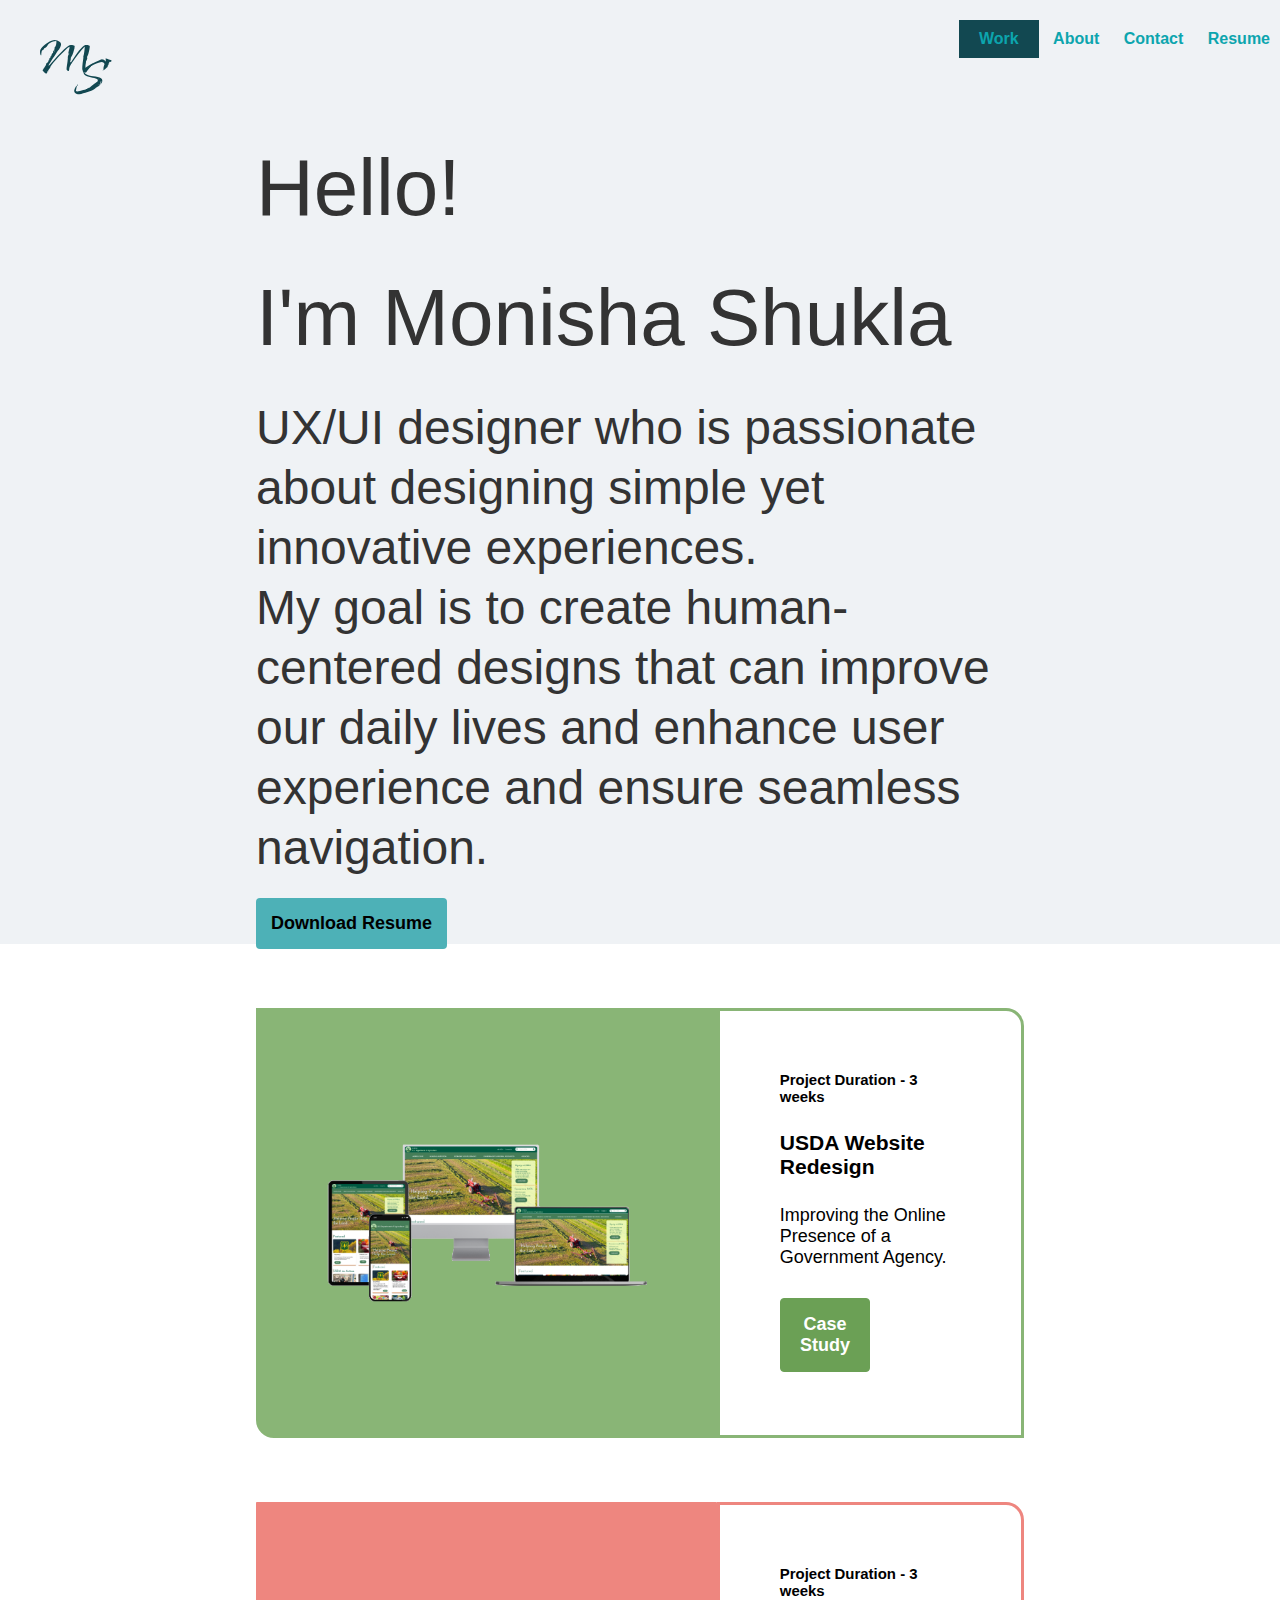
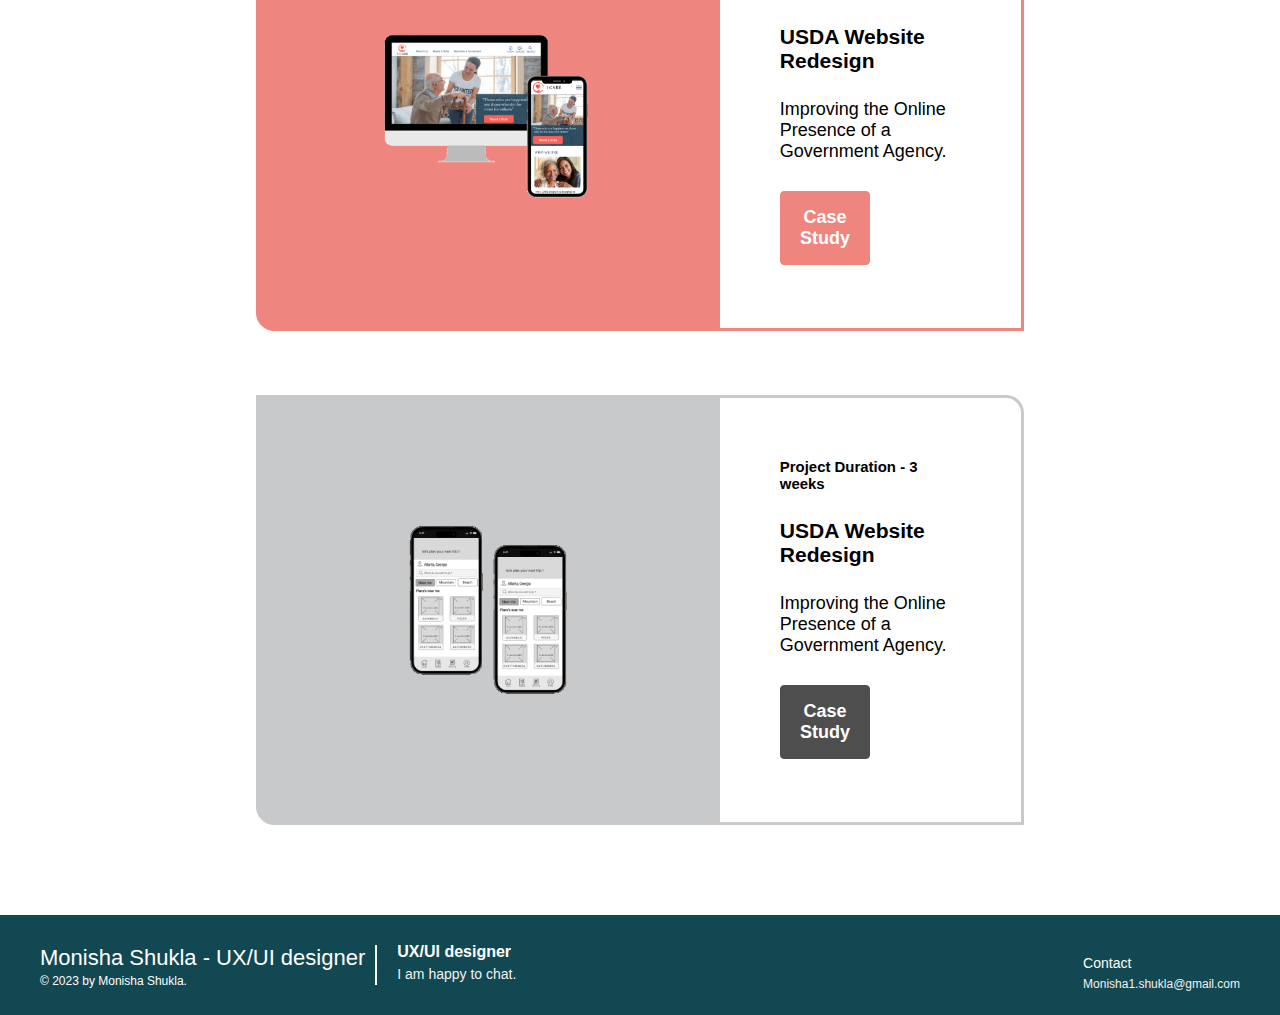
<file: index.html>
<!DOCTYPE html>
<html lang="en">
<head>
    <meta charset="UTF-8">
    <meta http-equiv="X-UA-Compatible" content="IE=edge">
    <meta name="viewport" content="width=device-width, initial-scale=1.0">
    <link rel="stylesheet" type="text/css" href="css/style.css" />
    <title>Monisha Portfolio</title>
</head>

<body>
    <header >
      <div id="toggle_menu" class="toggle-btn" > 
            <span></span>
            <span></span>
            <span></span>
        </div>
        <div id="menu_close"class="toggle-btn" > 
            <span></span>
            <span></span>
            <span></span>
        </div>
      
        <div class="logo">
            <div><img src="img/MS_Logo.svg"></div>
        </div>
        
    <nav class="nav_item">
         <ul>
            <li class="nav_link_active"><a href="#">Work</a></li>
            <li class="nav_link" ><a href="AboutMe.html">About</a></li>
            <li class="nav_link"><a href="">Contact</a></li>
            <li class="nav_link"><a href="">Resume</a></li>
         </ul>
    </nav>
    </header>
  <div id="menu_id"class="menu">
    <ul>
        <li ><a href="#">Work</a></li>
        <li ><a href="AboutMe.html">About</a></li>
        <li ><a href="">Contact</a></li>
        <li ><a href="">Resume</a></li>
     </ul>
  </div>
    <div class="herosection">
        <p class="hello"> Hello!</p>
        <p class="hello" > I'm Monisha Shukla</p>
        <p class="hero_text">UX/UI designer who is passionate about designing simple yet innovative experiences.</p>
        <p class="hero_text">My goal is to create human-centered designs that can improve our daily lives and enhance user experience and ensure seamless navigation.</p>
        <div class="left_button">
            <button> Download Resume</button> 
       </div>
       <div class="work"> Some of my Work! <img src="img/down_arrow.svg"></div>
       <!--<div style="width:20px; height:20px"><img src="img/down-arrow.gif"></div> -->
    </div>

     
    <section>
   
    <div class="wrapper" >

        <div class="grid-item_1">
            <div class="grid_case1" ></div>
        <div class="grid-item nested casestudy1">
            <div><h5>Project Duration - 3 weeks</h5></div>
            <div><h3>USDA Website Redesign </h3></div>
            <div>Improving the Online Presence of a Government Agency.</div>
            <div class="right_button">
                <button class="btn_Study1"> Case Study</button> 
           </div>
         </div>
        </div>
            <div class="grid-item_2">
                <div class="grid_case2" ></div>
            <div class="grid-item nested casestudy2">
                <div><h5>Project Duration - 3 weeks</h5></div>
                <div><h3>USDA Website Redesign </h3></div>
                <div>Improving the Online Presence of a Government Agency.</div>
                <div class="right_button">
                    <button class="btn_Study2"> Case Study</button> 
               </div>
             </div>
            </div>
            <div class="grid-item_3">
                <div class="grid_case3" ></div>
            <div class="grid-item nested casestudy3">
                <div><h5>Project Duration - 3 weeks</h5></div>
                <div><h3>USDA Website Redesign </h3></div>
                <div>Improving the Online Presence of a Government Agency.</div>
                <div class="right_button">
                    <button class="btn_Study3"> Case Study</button> 
               </div>
             </div>
            </div>
        </div>
    </div>
    </section>
       
    
    <footer >
    
        <div class="left">
                 <div class="footer_name">Monisha Shukla - UX/UI designer
                    <p class="footer_copyright">© 2023 by Monisha Shukla.</p>
                 </div>
              
                 <div class="footer_text">
                <div class="footer_details"> UX/UI designer </div> 
                <p class="para_details">I am happy to chat.</p>
            </div>
       
        </div>
       <div class="right">
        <div class="footer_contact"> Contact </div>
        <p class="footer_contact_details">Monisha1.shukla@gmail.com</p>   
    </div>
    
    </footer>

    <script src="https://code.jquery.com/jquery-3.7.0.js"></script>
    <script src="js/index.js"></script>
</body>
</html>
</file>
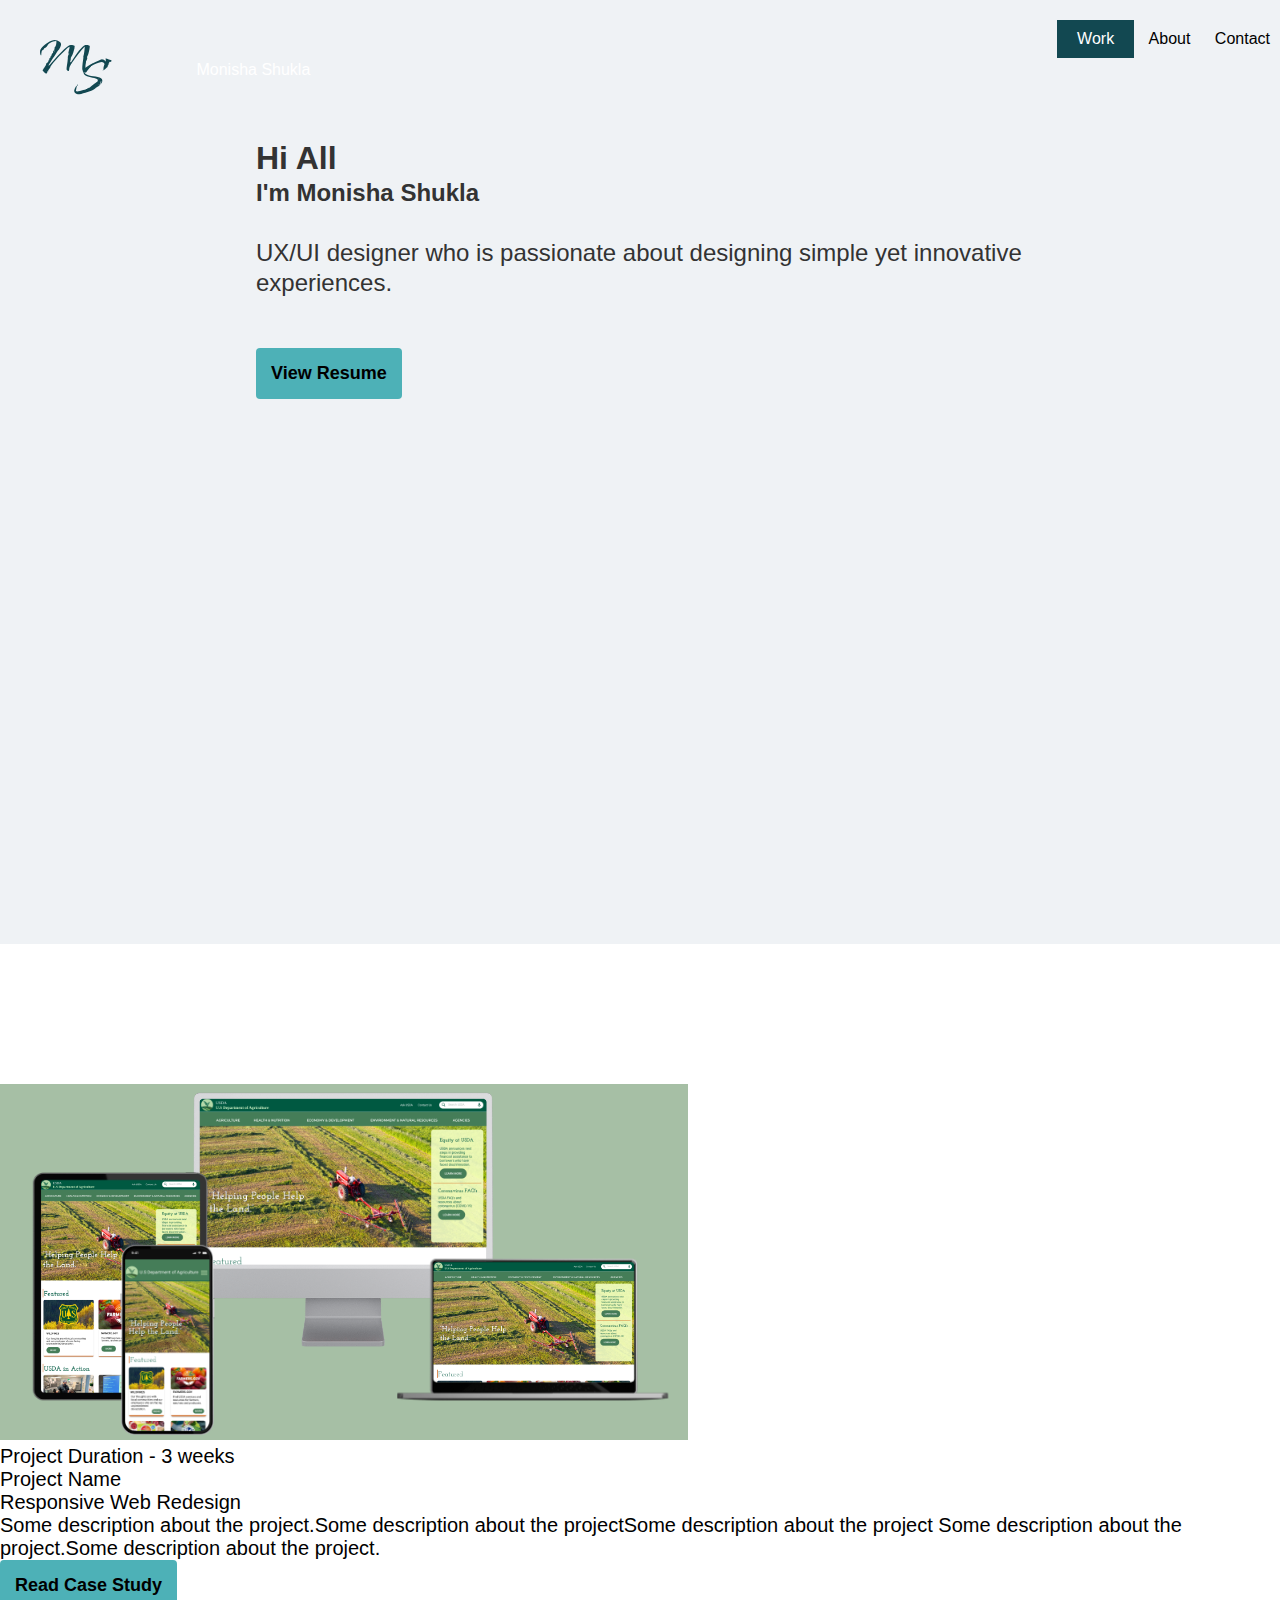
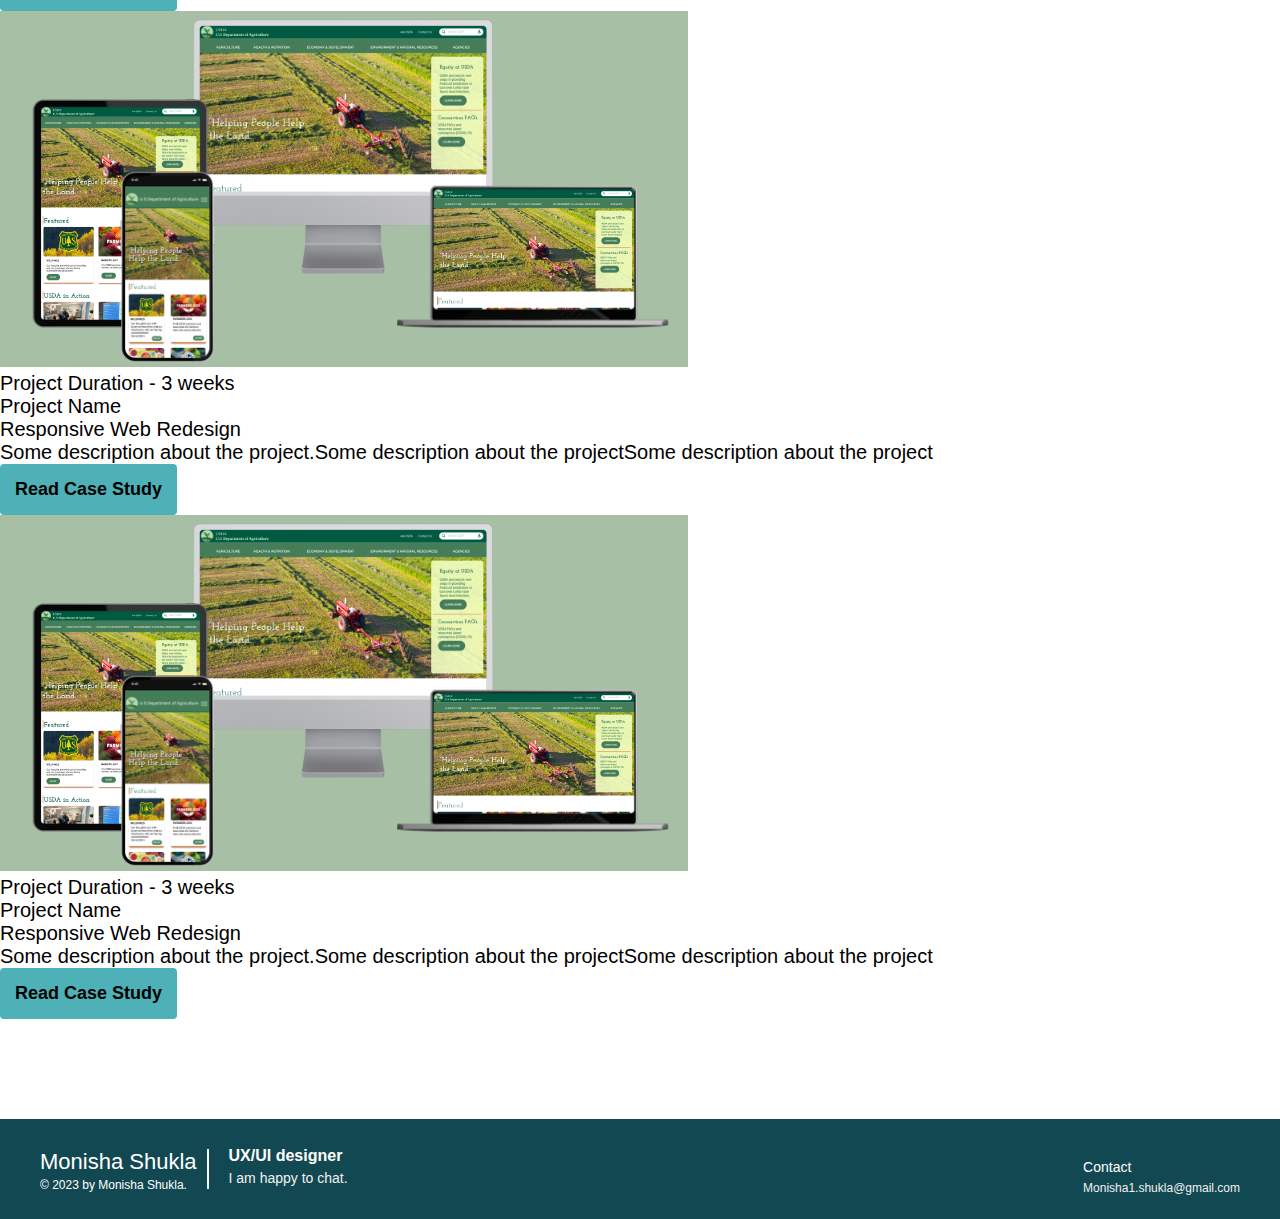
<file: bkup_index.html>
<!DOCTYPE html>
<html lang="en">
<head>
    <meta charset="UTF-8">
    <meta http-equiv="X-UA-Compatible" content="IE=edge">
    <meta name="viewport" content="width=device-width, initial-scale=1.0">
    <link rel="stylesheet" type="text/css" href="css/style.css" />
    <title>Monisha Portfolio</title>
</head>
<body>
    <header >
        <div class="logo">
            <div><img src="img/MS_Logo.svg"></div>
           <div><p >Monisha Shukla</p></div> 
        </div>
    <nav class="nav_item">
        <ul >
            <li class="nav_link_active">Work</li>
            <li class="nav_link" >About</li>
            <li class="nav_link">Contact</li>
        </ul>
    </nav>
    </header>
    <div class="herosection">
        <h1> Hi All</h1> 
        <h2>I'm Monisha Shukla</h3>
        <p class="para">UX/UI designer who is passionate about designing simple yet innovative experiences.</p>
        <div class="left_button">
            <button> View Resume</button> 
       </div>
    </div>

    
    <section class="work">
    <div class="maincontainer">
    <div class="project_container">
         <div class="project_preview">
            <img src="img/img_USDA.png">
        </div>
        <div class="project_details">
            <div class="project_timeline">Project Duration - 3 weeks</div>
            <div class="title">Project Name</div>
            <div class="subtitle">Responsive Web Redesign</div>
            <div class="body">Some description about the project.Some description about the projectSome description about the project
                Some description about the project.Some description about the project.
            </div>
            <div class="right_button">
                <button> Read Case Study</button> 
           </div>
           </div>
    </div>
</div>
<div class="maincontainer">
    <div class="project_container">
         <div class="project_preview">
            <img src="img/img_USDA.png">
        </div>
        <div class="project_details">
            <div class="project_timeline">Project Duration - 3 weeks</div>
            <div class="title">Project Name</div>
            <div class="subtitle">Responsive Web Redesign</div>
            <div class="body">Some description about the project.Some description about the projectSome description about the project</div>
            <div class="right_button">
                <button> Read Case Study</button> 
           </div>
           </div>
    </div>
</div>
<div class="maincontainer">
    <div class="project_container">
         <div class="project_preview">
            <img src="img/img_USDA.png">
        </div>
        <div class="project_details">
            <div class="project_timeline">Project Duration - 3 weeks</div>
            <div class="title">Project Name</div>
            <div class="subtitle">Responsive Web Redesign</div>
            <div class="body">Some description about the project.Some description about the projectSome description about the project</div>
            <div class="right_button">
                <button> Read Case Study</button> 
           </div>
           </div>
    </div>
</div>
    </section>
 


    
    <footer >
    
        <div class="left">
                 <div class="footer_name">Monisha Shukla
                    <p class="footer_copyright">© 2023 by Monisha Shukla.</p>
                 </div>
              
                 <div class="footer_text">
                <div class="footer_details"> UX/UI designer </div> 
                <p class="para_details">I am happy to chat.</p>
            </div>
       
        </div>
       <div class="right">
        <div class="footer_contact"> Contact </div>
        <p class="footer_contact_details">Monisha1.shukla@gmail.com</p>   
    </div>
    
    </footer>
</body>
</html>
</file>
<file: css/style.css>
*{margin:0;
    padding:0;
    
}
header {
    display: flex;
    justify-content: space-between;
    background-color:#eff2f5 ;
    width: 100%;
    height: 100px;
    font-family: Arial, Helvetica, sans-serif;
    position:sticky;
    top:0;
    /*box-shadow: 0px 4px 4px rgba(0, 0, 0, 0.25);*/
  }

  .logo div{
    display: inline-block;
    vertical-align:middle;
    padding: 40px;
    color: #fff;
}

/*navigation Link -*/



.nav_item{
  
    padding-top: 20px;
    vertical-align:middle;
    justify-content: flex-end;
    /*justify-content: flex-end;
    align-items: center;*/
}

.nav_link{
    display: inline-block;
   padding-left: 10px;
   padding-right: 10px;
  
    
}

.nav_link_active{
    display: inline-block;
    padding: 10px 20px;
    color: #fff;
    /*border:2px solid  #124851;*/
    background-color: #124851;
    text-decoration: none;
    }

 


 .menu{
       /* background-color: #124851;*/
        width:100%;
        height: 90vh; 
        display:none;
        position:fixed;
        font-family: Arial, Helvetica, sans-serif;
        font-size: 1.5em;
        font-weight: 600;
        background:rgba(18, 72, 81, 0.8);
        z-index: 30;
        opacity: 0.96;
       /*transition: height .2s cubic-bezier(0.175, 0.885, 0.32, 1.275);*/
    }

    .menu ul{
        padding-top:10%;
     
        display: flex;
        flex-direction: column;
        justify-content:center;
        align-items: center;
    }
    .menu li{
        margin: 45px;
    }
    #menu_close{
        display: none;
    }
/*
   
   .menu ul{
        display: flex;
        flex-direction: column;
        justify-content:space-between;
        align-items: center;
    }

    .dropdown_menu li{
        padding: 0.7rem;
        display: flex;
        align-items: center;
        justify-content: center;
    }
    */

/*link testing*/

li{
    list-style: none;
}

a{
    text-decoration: none;
    color: #0CA5AE;
    font-size: 1em;
    font-weight: 600;
}

a:hover {
    color:#4DB1B7;
    text-decoration: none;
  }

    /*class for toggle button*/
    .toggle-btn{ text-decoration: none;
        width:35px;
        position:absolute;
        right: 80px;
        top:40px;
        display: none;
        }

.toggle-btn span{
    display: inline-block;
    width: 100%;
    height:2px;
    background-color:#124851;
    float:left;
    margin-bottom: 8px;  
}


 /*class for Hero Section*/
.herosection{
    font-family:'Gill Sans', 'Gill Sans MT', Calibri, 'Trebuchet MS', sans-serif;
    height:780px;
    background-color: #eff2f5;
   /* background-color: #f1f1f1;*/
    padding:3% 20% 2% 20%;
    text-align: left;
    line-height: 1.25;
    color: #333333;
}

.hello{
    font-size:80px;padding-bottom: 30px;
}

.hero_text{   font-size: 48px;

}

.herosection_About{
    font-family:'Trebuchet MS', 'Lucida Sans Unicode', 'Lucida Grande', 'Lucida Sans', Arial, sans-serif;
    height:320px;
    color: #333333;
    background-color:#eff2f5;
    padding-left:20%;
    padding-right:20%;
    padding-top: 40px;
    padding-bottom: 40px;
    display:flex;
    flex-wrap: wrap;
   
}

.about_profile{
   text-align: center;
    padding-top: 20px;
    padding-right: 20px;
   
}

.about_details{
  padding-bottom: 10px;
    flex-basis:60%;
    font-size: 20px; 
    line-height: 1.5em;
}

.img_profile{
    width: 260px;
    height: 260px;
}

.work{
    font-size: 20px;
    font-family: Arial, Helvetica, sans-serif;
    padding-top: 140px;
}

.para{
    padding-top: 30px;
    padding-bottom: 30px;
    font-size: 24px; 
}

.para_about{
    padding-bottom: 10px;
  }

/* 
.grid_container{
    display: grid;
    grid-template-columns: 1fr;
    grid-template-areas:
    "wrapper";
    border: 1px solid red;
    
}
*/

.wrapper{
    display: grid;
    grid-template-columns: 100%;
    grid-template-rows: 32% 32% 32%;
    grid-row-gap: 4em;
    grid-template-areas:
    "grid-item_1 "
    "grid-item_2"
    "grid-item_3";
    padding: 5% 20% 5% 20%;
    height:100%;
}

.grid-item_1{
    display: grid;
    grid-template-columns: 60% 40%;
    grid-template-rows: 100%;
    grid-template-areas: 
    "grid_case1 nested"
    ;
    grid-area: grid-item_1;
    grid-row-start: 1; 
 /*   transition: all 0.4s ease;

	&:hover {
		box-shadow: 0 10px 20px #c7cad1;
		transform: translate(0, -10px);
	} */
}



.grid-item_2{
    display: grid;
    grid-template-columns: 60% 40%;
    grid-template-rows: 100%;
    grid-template-areas: 
    "grid_case2 nested"
    ;

}


.grid-item_3{
    display: grid;
    grid-template-columns: 60% 40%;
    grid-template-rows: 100%;
    grid-template-areas: 
    "grid_case3 nested"
    ;

}
.grid-item {

    padding: 60px;
    text-align: center;
}

.nested{
    display:grid;
    background-color:#fff;
    font-family: Arial, Helvetica, sans-serif;
    grid-template-rows: repeat(4, auto);
    font-size: 18px;
    text-align: left;
}


.grid_case1{
  background-color: #89b576;
    border:2px solid #89b576;
    background-image: url("../img/img_case1.svg");
    background-position: center;
    background-repeat: no-repeat;
    background-size:70%;
    border-radius: 0px 0px 0px 18px;
    padding-top: 1rem;
    padding-bottom: 1rem;
}

.grid_case2{
    background-color: #EE867F;
    border:1px solid #EE867F;
    background-image: url("../img/img_case2.svg");
    background-position: center;
    background-repeat: no-repeat;
    background-size:46%;
    /*background-size:contain;*/
    border-radius: 0px 0px 0px 18px;

}

.grid_case3{
    background-color: #C8C9CB;
    border:1px solid #C8C9CB;
    background-image: url("../img/img_case3.svg");
    background-position: center;
    background-repeat: no-repeat;
    background-size:46%;
    border-radius: 0px 0px 0px 18px;
}
.nested{
    display:grid;
    background-color:#fff;
    font-family: Arial, Helvetica, sans-serif;
    border-radius: 0px 18px 0px 0px;
    grid-template-rows: repeat(4, auto);
    grid-gap:20px;
    font-size: 18px;
    text-align: left;
}

.casestudy1{
    border:3px solid #89b576;
}

.casestudy2{
    border:3px solid #EE867F;
}

.casestudy3{
    border:3px solid #C8C9CB;
}

/*
.nested >div{
    border:1px solid #333;
    padding:10px;

}
*/




/*button Styles*/
.left_button{
    align-items: center;
    margin-top:20px;

   
}
.right_button{
    align-self: center;
    width: 50%;
}

button {
    font-size: 18px;
    padding: 15px;
    font-weight: 600;
    cursor: pointer;
    background-color:#4DB1B7;
    font-family:Arial, Helvetica, sans-serif;
    border: #124851;
    border-radius: 4px 4px 4px 4px;
}

.btn_Study1{
    font-family:Arial, Helvetica, sans-serif;
    border:1px solid #6ba055;
    background-color: #6ba055;
    border-radius: 4px 4px 4px 4px;
    color:#fff;
}

.btn_Study2{
    font-family:Arial, Helvetica, sans-serif;
    border:1px solid #EE867F;
    background-color: #EE867F;
    border-radius: 4px 4px 4px 4px;
    color:#fff;
}

.btn_Study3{
    font-family:Arial, Helvetica, sans-serif;
    border:1px solid #4F4E4E;
    background-color: #4F4E4E;
    border-radius: 4px 4px 4px 4px;
    color:#fff;
}


footer{
    margin-top: 100px;
    background-color: #124851;
    height: 100px;
    font-family: Arial, Helvetica, sans-serif;
    display:flex;
    justify-content: space-between;
    width:100%;
    box-sizing: border-box;
    padding: 40px;
   /* box-shadow: 4px 8px 4px 8px rgba(0, 0, 0, 0.25);*/
    
}

.footer{
   vertical-align: bottom; 
}
.footer_name {
    font-family:Arial, Helvetica, sans-serif;
    font-size: 22px;
    font-weight: 500;
    color:#ffffff;
    border-right:2px solid #ffffff;
    height: 40px;
    vertical-align: middle;
    padding-right: 10px; 
}

.footer_copyright{
    font-size: 12px;
    color: #fff;
    font-weight: 100;
    line-height: 20px;
}

.footer_text{
    display: flex;
    flex-direction: column;  
}

.footer_details{
font-weight: 600;
  font-size: 16px;
  color: #ffffff;
  padding-left: 20px;
}

.left{
    display: flex;
    align-items: center;
   
}
.right{
    display: flex;
    flex-direction: column;   
}
.para_details{
    padding-left: 20px;
    color: #f1f1f1;
    font-size: 14px;
    line-height: 26px;
}

.footer_contact{
    font-size: 14px;
    color: #ffffff;
}

.footer_contact_details{
    line-height: 26px;
    color: #f1f1f1;
    font-size: 12px;
}



  /*Section Class for Skills*/
  
  .mySkills{
    display:flex;
    flex-wrap: wrap;
    justify-content: center;
    text-align: center;
    color: #000;
    padding-top: 40px;
    padding-bottom: 10px;
    font-family:Arial, Helvetica, sans-serif;
  }
  
.skill_Container{
    display:flex;
    flex-wrap: wrap;
    flex-grow:1;
    width:100%;
    justify-content: center;
    font-family:Arial, Helvetica, sans-serif;
    color: #333333;
}

.skill_Container .skill_preview{
    flex-basis:20%;
    flex-shrink:0;
    text-align: center;
    justify-content: center;
    background-color: #DFF6F8;
    border:1px solid #94D9DD;
    margin-left: 20px;
    border-radius: 0px 18px 0px 18px;
}

.tool_Container{
    display:flex;
    flex-wrap: wrap;
    justify-content: center;
    align-items: center;
    width: 63%;
    height:200px;
    background-color: #DFF6F8;
    border:1px solid #94D9DD;
    margin-left: 19%;
    margin-right: 10%;
    border-radius: 0px 18px 0px 18px;

}

 .skill_details{
    font-family: Arial, Helvetica, sans-serif;
    color: #333333;
    padding: 40px;
    line-height: 30px;
}

@media only screen and (max-width: 600px) {
   
    
    .icons {
      margin-left: auto;
    }
    .wrapper{
   
        display: grid;
        grid-template-columns:100%;
        grid-template-rows: 1fr 1fr 1fr;
        grid-row-gap: 4em;
        padding-left: 2%;
        padding-right: 2%;
  }


  .grid-item_1{
    display: grid;
    grid-template-columns: 100%;
    grid-template-rows: 1fr 1fr;
    grid-template-areas: 
    "grid_case1"
    "nested"
    ;
  }
 
  .grid-item_2{
    display: grid;
    grid-template-columns:100%;
    grid-template-rows: 1fr 1fr;
    grid-template-areas: 
    "grid_case2"
    "nested"
    ;
 }


.grid-item_3{
    display: grid;
    grid-template-columns:100%;
    grid-template-rows: 1fr 1fr;
        grid-template-areas: 
    "grid_case3"
     "nested"
    ;
}
  .nested{
    border-radius:0px 0px 0px 12px;
    text-align: left;
}
 
.grid_case1{
    
      border-radius: 0px 12px 0px 0px;
     
      background-size:80%;
    
  }
  .grid_case2{
    border-radius: 0px 12px 0px 0px;
    background-size:60%;
}
.grid_case3{
    border-radius:0px 12px 0px 0px;
    background-size:60%;
}

.toggle-btn{
    display:block;
    }

    .nav_item{
   
        display: none; 
    }  
    .herosection {
        font-family:'Gill Sans', 'Gill Sans MT', Calibri, 'Trebuchet MS', sans-serif;
        height:960px;
    }
    .herosection_About{
      

        height:900px;
        padding-left:10%;
        padding-right:10%;
    }
    .work{
        font-size: 20px;
        font-family: Arial, Helvetica, sans-serif;
        padding-top: 20px;
        padding-right: 24px;
     
    }
    .hello{
        font-size:60px;
        padding-bottom: 30px;
    }
    
    .hero_text{   font-size: 36px;
        padding-bottom: 15px;
    
    }


.skill_Container .skill_preview{
   
    flex-basis:80%;
 margin-bottom: 20px;
    }

    .about_details{
        margin-top: 60px;
          flex-basis:100%;
          height: auto;
        }
        
        .skill_details{
        align-items: center;
        justify-content:center;
   
        }
        .skill_details li{
            padding-top:0px;
            padding-left: 12px;
            padding-right: 12px;
            padding-bottom:0px;}


    .tool_Container{
        display:flex;
        /* flex-wrap: wrap; */
      
        width: 80%;
        height: auto;
        margin-left:12%;
        align-items:flex-start;
        justify-content: center;
   }

   .about_profile{
    width:100%;
    display: flex;
    justify-content:center;
    align-items: center;
/* padding-left: 15%;
padding-right: 15%; */
}

.img_profile{
   
    width: 260px;
    height: 260px;
}

.menu{
    background-color: #124851;
    width:100%;
    height: 60vh; 
    display:none;
    position:fixed;
    font-family: Arial, Helvetica, sans-serif;
    font-size: 1.5em;
    font-weight: 600;
  
    z-index: 30;
    /*transition: height .2s cubic-bezier(0.175, 0.885, 0.32, 1.275);*/
}

.menu ul{
    padding-top:10%;
 
    display: flex;
    flex-direction: column;
    justify-content:center;
    align-items: center;
}
.menu li{
    margin: 45px;
}
}
</file>
